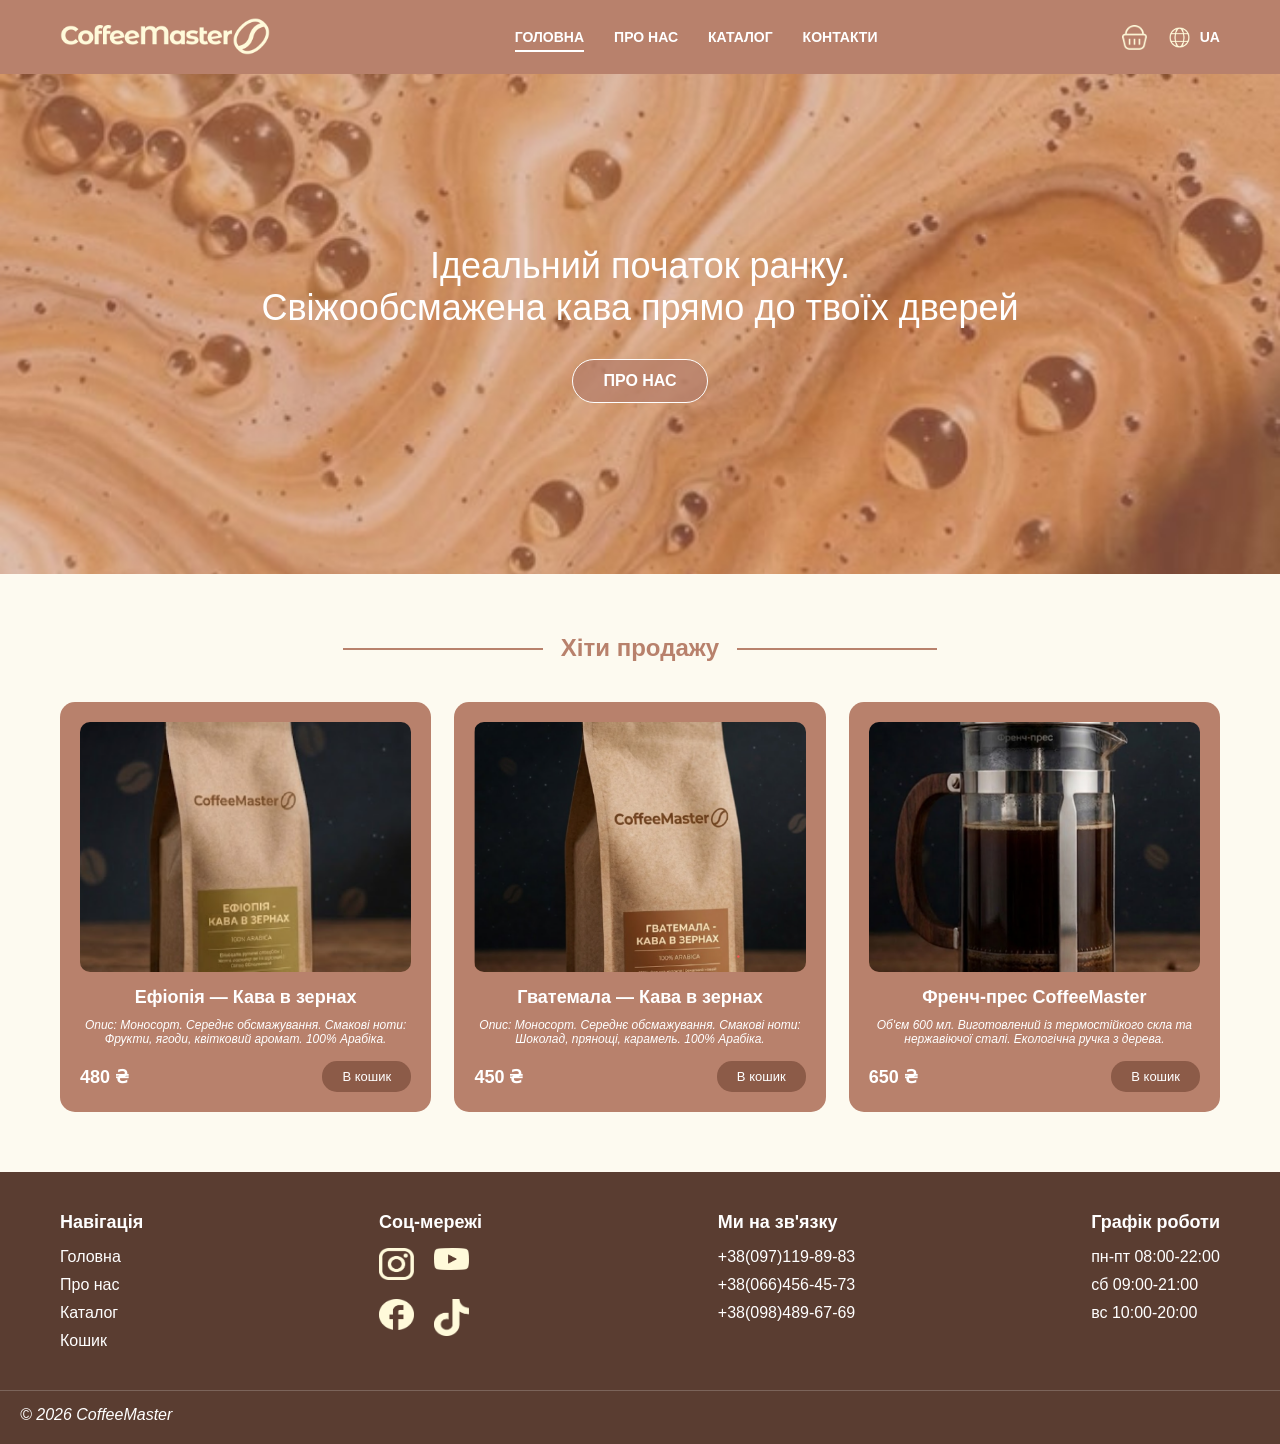
<file: index.html>
<!DOCTYPE html>
<html lang="uk">
<head>
    <meta charset="UTF-8">
    <meta name="viewport" content="width=device-width, initial-scale=1.0">
    <title>CoffeeMaster - Свіжообсмажена кава</title>
    <link rel="stylesheet" href="css/style.css">
</head>
<body>

    <header class="header">
        <div class="container header-container">
            <a href="index.html" class="logo">
                <img src="img/logo.svg" alt="CoffeeMaster Logo">
            </a>
            <nav class="main-nav">
                <ul>
                    <li><a href="index.html" class="active">ГОЛОВНА</a></li>
                    <li><a href="about.html">ПРО НАС</a></li>
                    <li><a href="catalog.html">КАТАЛОГ</a></li>
                    <li><a href="contacts.html">КОНТАКТИ</a></li>
                </ul>
            </nav>
            <div class="header-actions">
                <a href="cart.html" class="cart-icon"><img src="img/icon-cart.svg" alt="Кошик"></a>
                <div class="lang-switch"><img src="img/icon-globe.svg" alt="Мова"> UA</div>
            </div>
        </div>
    </header>

    <main>
        <section class="hero">
            <div class="container">
                <h1>Ідеальний початок ранку.<br>Свіжообсмажена кава прямо до твоїх дверей</h1>
                <a href="about.html" class="btn">ПРО НАС</a>
            </div>
        </section>

        <section class="bestsellers">
            <div class="container">
                <h2 class="section-title"><span>Хіти продажу</span></h2>
                <div class="products-grid">
                    
                    <article class="product-card">
                        <img src="img/product-ethiopia.png" alt="Ефіопія">
                        <h3>Ефіопія — Кава в зернах</h3>
                        <p>Опис: Моносорт. Середнє обсмажування. Смакові ноти: Фрукти, ягоди, квітковий аромат. 100% Арабіка.</p>
                        <div class="card-footer">
                            <span class="price">480 ₴</span>
                            <a href="cart.html" class="btn-small">В кошик</a>
                        </div>
                    </article>

                    <article class="product-card">
                        <img src="img/product-guatemala.png" alt="Гватемала">
                        <h3>Гватемала — Кава в зернах</h3>
                        <p>Опис: Моносорт. Середнє обсмажування. Смакові ноти: Шоколад, прянощі, карамель. 100% Арабіка.</p>
                        <div class="card-footer">
                            <span class="price">450 ₴</span>
                            <a href="cart.html" class="btn-small">В кошик</a>
                        </div>
                    </article>

                    <article class="product-card">
                        <img src="img/product-french-press.png" alt="Френч-прес">
                        <h3>Френч-прес CoffeeMaster</h3>
                        <p>Об'єм 600 мл. Виготовлений із термостійкого скла та нержавіючої сталі. Екологічна ручка з дерева.</p>
                        <div class="card-footer">
                            <span class="price">650 ₴</span>
                            <a href="cart.html" class="btn-small">В кошик</a>
                        </div>
                    </article>

                </div>
            </div>
        </section>
    </main>

    <footer class="footer">
        <div class="container footer-container">
            <div class="footer-col">
                <h4>Навігація</h4>
                <ul>
                    <li><a href="index.html">Головна</a></li>
                    <li><a href="about.html">Про нас</a></li>
                    <li><a href="catalog.html">Каталог</a></li>
                    <li><a href="cart.html">Кошик</a></li>
                </ul>
            </div>
            <div class="footer-col">
                <h4>Соц-мережі</h4>
                <div class="socials">
                    <a href="#"><img src="img/icon-instagram.svg" alt="Instagram"></a>
                    <a href="#"><img src="img/icon-youtube.svg" alt="YouTube"></a>
                    <a href="#"><img src="img/icon-facebook.svg" alt="Facebook"></a>
                    <a href="#"><img src="img/icon-tiktok.svg" alt="TikTok"></a>
                </div>
            </div>
            <div class="footer-col">
                <h4>Ми на зв'язку</h4>
                <p>+38(097)119-89-83</p>
                <p>+38(066)456-45-73</p>
                <p>+38(098)489-67-69</p>
            </div>
            <div class="footer-col">
                <h4>Графік роботи</h4>
                <p>пн-пт 08:00-22:00</p>
                <p>сб 09:00-21:00</p>
                <p>вс 10:00-20:00</p>
            </div>
        </div>
        <div class="copyright">
            <p>© 2026 CoffeeMaster</p>
        </div>
    </footer>

</body>
</html>
</file>
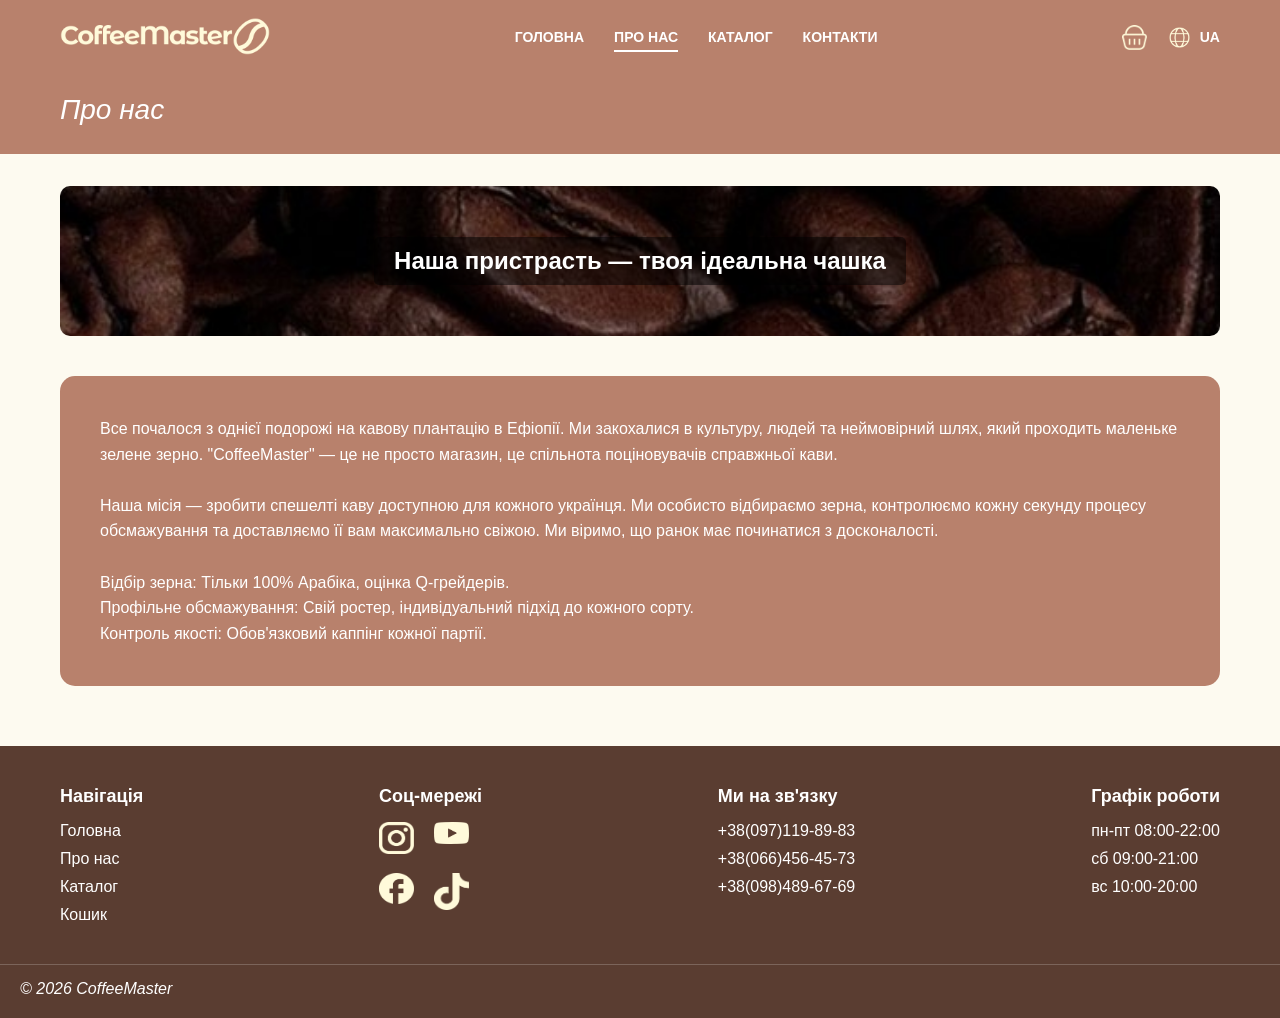
<file: about.html>
<!DOCTYPE html>
<html lang="uk">
<head>
    <meta charset="UTF-8">
    <meta name="viewport" content="width=device-width, initial-scale=1.0">
    <title>CoffeeMaster - Свіжообсмажена кава</title>
    <link rel="stylesheet" href="css/style.css">
</head>
<body>

    <header class="header">
        <div class="container header-container">
            <a href="index.html" class="logo">
                <img src="img/logo.svg" alt="CoffeeMaster Logo">
            </a>
            <nav class="main-nav">
                <ul>
                    <li><a href="index.html">ГОЛОВНА</a></li>
                    <li><a href="about.html" class="active">ПРО НАС</a></li>
                    <li><a href="catalog.html">КАТАЛОГ</a></li>
                    <li><a href="contacts.html">КОНТАКТИ</a></li>
                </ul>
            </nav>
            <div class="header-actions">
                <a href="cart.html" class="cart-icon"><img src="img/icon-cart.svg" alt="Кошик"></a>
                <div class="lang-switch"><img src="img/icon-globe.svg" alt="Мова"> UA</div>
            </div>
        </div>
    </header>

    <main>
        <div class="container page-header">
            <h1>Про нас</h1>
        </div>

        <section class="about-hero">
            <div class="container">
                <div class="about-banner">
                    <h2>Наша пристрасть — твоя ідеальна чашка</h2>
                </div>
            </div>
        </section>

        <section class="about-content">
            <div class="container">
                <div class="text-box">
                    <p>Все почалося з однієї подорожі на кавову плантацію в Ефіопії. Ми закохалися в культуру, людей та неймовірний шлях, який проходить маленьке зелене зерно. "CoffeeMaster" — це не просто магазин, це спільнота поціновувачів справжньої кави.</p>
                    <br>
                    <p>Наша місія — зробити спешелті каву доступною для кожного українця. Ми особисто відбираємо зерна, контролюємо кожну секунду процесу обсмажування та доставляємо її вам максимально свіжою. Ми віримо, що ранок має починатися з досконалості.</p>
                    <br>
                    <p>Відбір зерна: Тільки 100% Арабіка, оцінка Q-грейдерів.<br>
                    Профільне обсмажування: Свій ростер, індивідуальний підхід до кожного сорту.<br>
                    Контроль якості: Обов'язковий каппінг кожної партії.</p>
                </div>
            </div>
        </section>
    </main>

    <footer class="footer">
        <div class="container footer-container">
            <div class="footer-col">
                <h4>Навігація</h4>
                <ul>
                    <li><a href="index.html">Головна</a></li>
                    <li><a href="about.html">Про нас</a></li>
                    <li><a href="catalog.html">Каталог</a></li>
                    <li><a href="cart.html">Кошик</a></li>
                </ul>
            </div>
            <div class="footer-col">
                <h4>Соц-мережі</h4>
                <div class="socials">
                    <a href="#"><img src="img/icon-instagram.svg" alt="Instagram"></a>
                    <a href="#"><img src="img/icon-youtube.svg" alt="YouTube"></a>
                    <a href="#"><img src="img/icon-facebook.svg" alt="Facebook"></a>
                    <a href="#"><img src="img/icon-tiktok.svg" alt="TikTok"></a>
                </div>
            </div>
            <div class="footer-col">
                <h4>Ми на зв'язку</h4>
                <p>+38(097)119-89-83</p>
                <p>+38(066)456-45-73</p>
                <p>+38(098)489-67-69</p>
            </div>
            <div class="footer-col">
                <h4>Графік роботи</h4>
                <p>пн-пт 08:00-22:00</p>
                <p>сб 09:00-21:00</p>
                <p>вс 10:00-20:00</p>
            </div>
        </div>
        <div class="copyright">
            <p>© 2026 CoffeeMaster</p>
        </div>
    </footer>

</body>
</html>
</file>
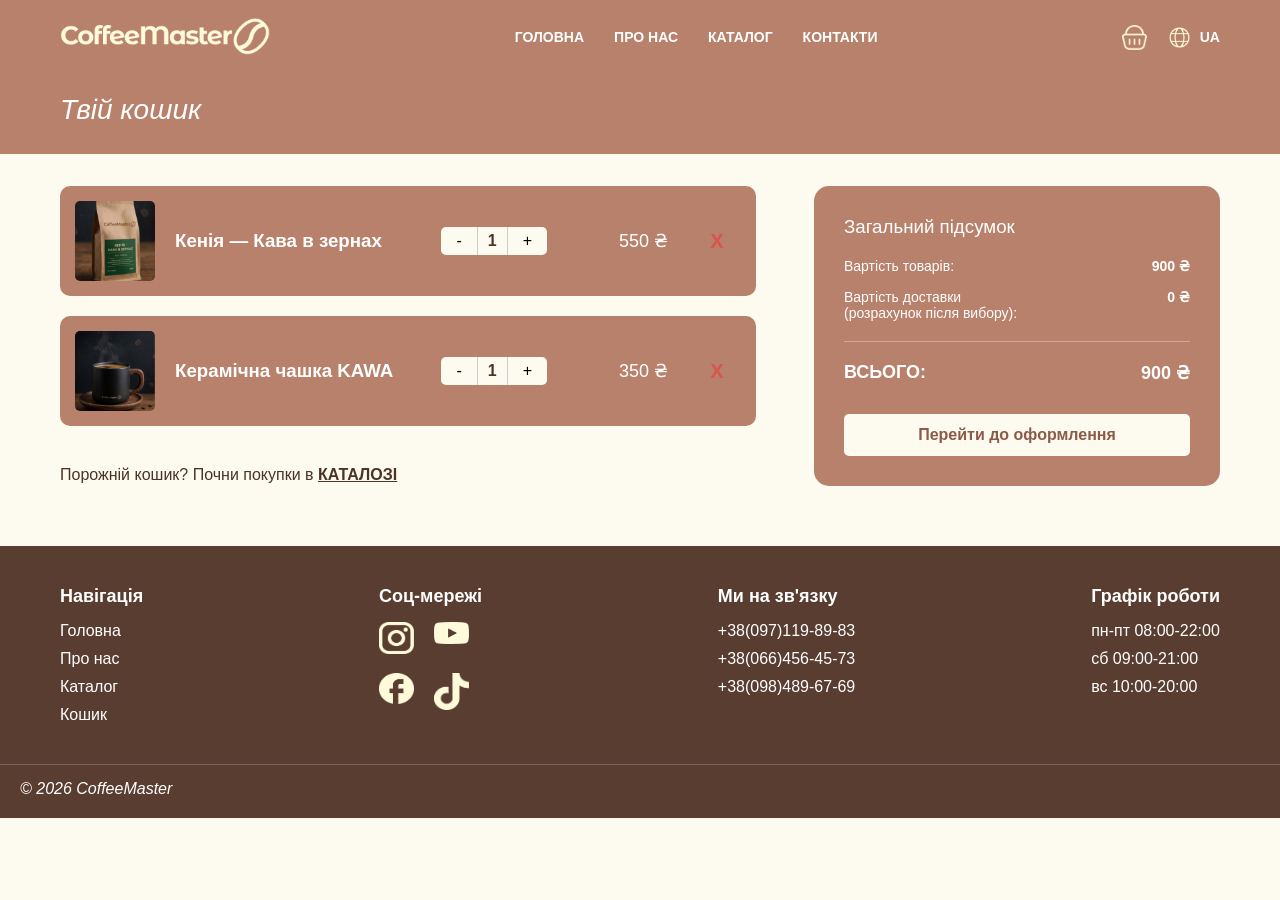
<file: cart.html>
<!DOCTYPE html>
<html lang="uk">
<head>
    <meta charset="UTF-8">
    <meta name="viewport" content="width=device-width, initial-scale=1.0">
    <title>CoffeeMaster - Свіжообсмажена кава</title>
    <link rel="stylesheet" href="css/style.css">
</head>
<body>

    <header class="header">
        <div class="container header-container">
            <a href="index.html" class="logo">
                <img src="img/logo.svg" alt="CoffeeMaster Logo">
            </a>
            <nav class="main-nav">
                <ul>
                    <li><a href="index.html">ГОЛОВНА</a></li>
                    <li><a href="about.html">ПРО НАС</a></li>
                    <li><a href="catalog.html">КАТАЛОГ</a></li>
                    <li><a href="contacts.html">КОНТАКТИ</a></li>
                </ul>
            </nav>
            <div class="header-actions">
                <a href="cart.html" class="cart-icon"><img src="img/icon-cart.svg" alt="Кошик"></a>
                <div class="lang-switch"><img src="img/icon-globe.svg" alt="Мова"> UA</div>
            </div>
        </div>
    </header>

    <main>
        <div class="container page-header">
            <h1>Твій кошик</h1>
        </div>

        <section class="cart-section">
            <div class="container cart-layout">
                
                <div class="cart-items-list">
                    
                    <div class="cart-item">
                        <img src="img/product-kenya.png" alt="Кенія">
                        <div class="cart-item-title">
                            <h3>Кенія — Кава в зернах</h3>
                        </div>
                        <div class="cart-item-qty">
                            <button class="qty-btn">-</button>
                            <span class="qty-num">1</span>
                            <button class="qty-btn">+</button>
                        </div>
                        <div class="cart-item-price">550 ₴</div>
                        <div class="cart-item-delete">X</div>
                    </div>

                    <div class="cart-item">
                        <img src="img/product-mug.png" alt="Чашка">
                        <div class="cart-item-title">
                            <h3>Керамічна чашка KAWA</h3>
                        </div>
                        <div class="cart-item-qty">
                            <button class="qty-btn">-</button>
                            <span class="qty-num">1</span>
                            <button class="qty-btn">+</button>
                        </div>
                        <div class="cart-item-price">350 ₴</div>
                        <div class="cart-item-delete">X</div>
                    </div>

                    <div class="cart-empty-link">
                        <p>Порожній кошик? Почни покупки в <a href="catalog.html"><strong>КАТАЛОЗІ</strong></a></p>
                    </div>
                </div>

                <div class="cart-summary-box">
                    <h3>Загальний підсумок</h3>
                    <div class="summary-row">
                        <span>Вартість товарів:</span>
                        <strong>900 ₴</strong>
                    </div>
                    <div class="summary-row">
                        <span>Вартість доставки<br>(розрахунок після вибору):</span>
                        <strong>0 ₴</strong>
                    </div>
                    <hr class="summary-line">
                    <div class="summary-row total">
                        <span>ВСЬОГО:</span>
                        <strong>900 ₴</strong>
                    </div>
                    <a href="checkout.html" class="btn-checkout">Перейти до оформлення</a>
                </div>

            </div>
        </section>
    </main>

    <footer class="footer">
        <div class="container footer-container">
            <div class="footer-col">
                <h4>Навігація</h4>
                <ul>
                    <li><a href="index.html">Головна</a></li>
                    <li><a href="about.html">Про нас</a></li>
                    <li><a href="catalog.html">Каталог</a></li>
                    <li><a href="cart.html">Кошик</a></li>
                </ul>
            </div>
            <div class="footer-col">
                <h4>Соц-мережі</h4>
                <div class="socials">
                    <a href="#"><img src="img/icon-instagram.svg" alt="Instagram"></a>
                    <a href="#"><img src="img/icon-youtube.svg" alt="YouTube"></a>
                    <a href="#"><img src="img/icon-facebook.svg" alt="Facebook"></a>
                    <a href="#"><img src="img/icon-tiktok.svg" alt="TikTok"></a>
                </div>
            </div>
            <div class="footer-col">
                <h4>Ми на зв'язку</h4>
                <p>+38(097)119-89-83</p>
                <p>+38(066)456-45-73</p>
                <p>+38(098)489-67-69</p>
            </div>
            <div class="footer-col">
                <h4>Графік роботи</h4>
                <p>пн-пт 08:00-22:00</p>
                <p>сб 09:00-21:00</p>
                <p>вс 10:00-20:00</p>
            </div>
        </div>
        <div class="copyright">
            <p>© 2026 CoffeeMaster</p>
        </div>
    </footer>

</body>
</html>
</file>
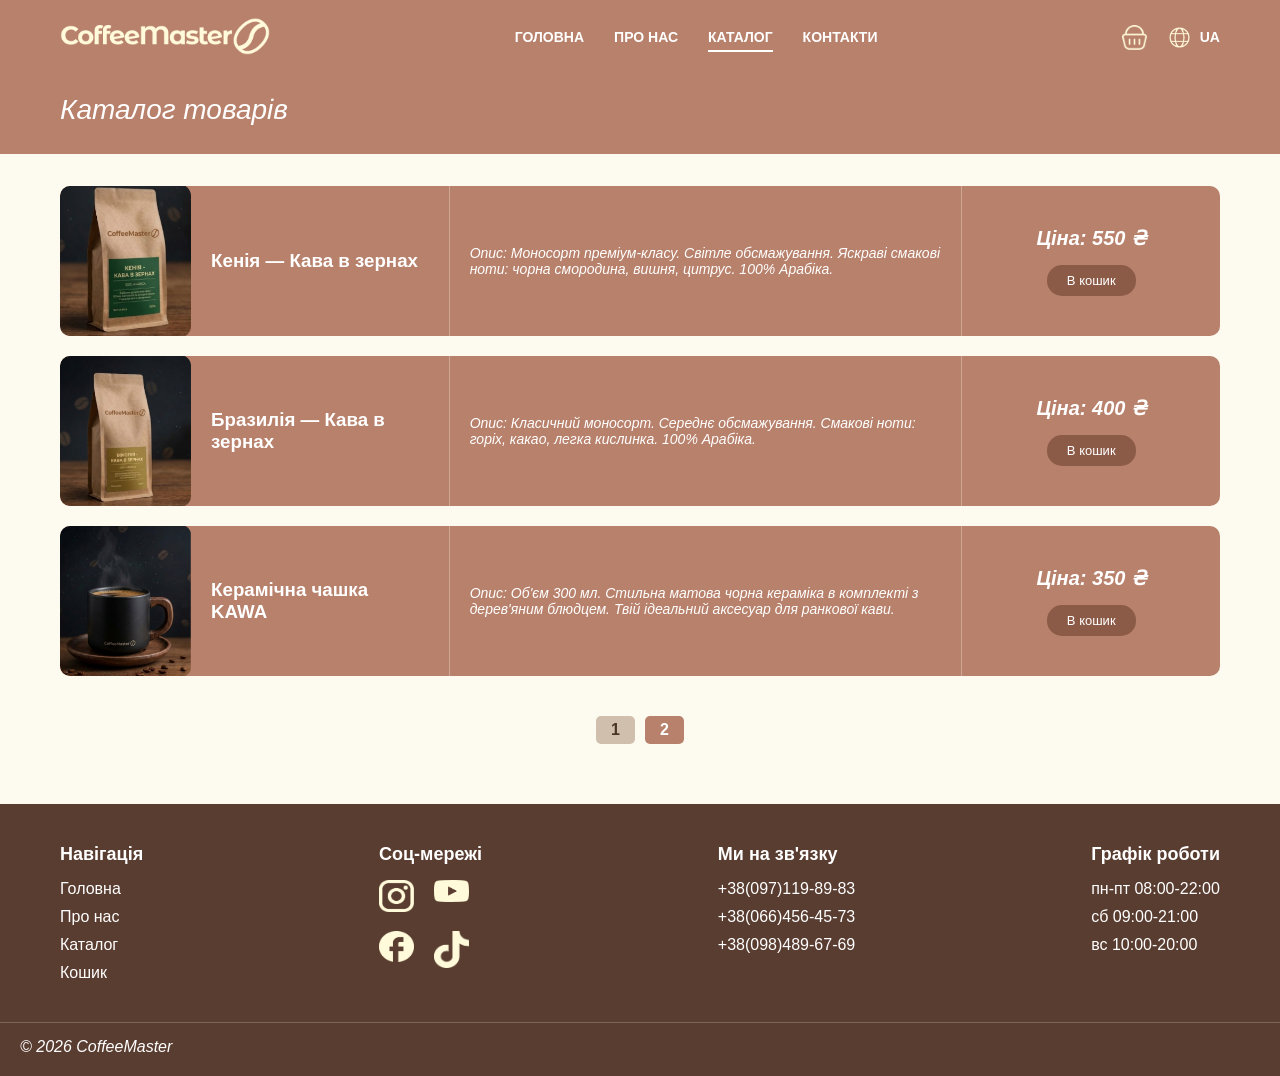
<file: catalog-2.html>
<!DOCTYPE html>
<html lang="uk">
<head>
    <meta charset="UTF-8">
    <meta name="viewport" content="width=device-width, initial-scale=1.0">
    <title>CoffeeMaster - Каталог (Сторінка 2)</title>
    <link rel="stylesheet" href="css/style.css">
</head>
<body>

    <header class="header">
        <div class="container header-container">
            <a href="index.html" class="logo">
                <img src="img/logo.svg" alt="CoffeeMaster Logo">
            </a>
            <nav class="main-nav">
    		<ul>
        	    <li><a href="index.html">ГОЛОВНА</a></li>
                    <li><a href="about.html">ПРО НАС</a></li>
                    <li><a href="catalog.html" class="active">КАТАЛОГ</a></li>
                    <li><a href="contacts.html">КОНТАКТИ</a></li>
                </ul>
            </nav>
            <div class="header-actions">
                <a href="cart.html" class="cart-icon"><img src="img/icon-cart.svg" alt="Кошик"></a>
                <div class="lang-switch"><img src="img/icon-globe.svg" alt="Мова"> UA</div>
            </div>
        </div>
    </header>

    <main>
        <div class="container page-header">
            <h1>Каталог товарів</h1>
        </div>

        <section class="catalog-list">
            <div class="container">
                
                <article class="catalog-item">
                    <img src="img/product-kenya.png" alt="Кенія">
                    <div class="item-title">
                        <h3>Кенія — Кава в зернах</h3>
                    </div>
                    <div class="item-desc">
                        <p>Опис: Моносорт преміум-класу. Світле обсмажування. Яскраві смакові ноти: чорна смородина, вишня, цитрус. 100% Арабіка.</p>
                    </div>
                    <div class="item-price-action">
                        <span class="price">Ціна: 550 ₴</span>
                        <a href="cart.html" class="btn-small">В кошик</a>
                    </div>
                </article>

                <article class="catalog-item">
                    <img src="img/product-ethiopia.png" alt="Бразилія">
                    <div class="item-title">
                        <h3>Бразилія — Кава в зернах</h3>
                    </div>
                    <div class="item-desc">
                        <p>Опис: Класичний моносорт. Середнє обсмажування. Смакові ноти: горіх, какао, легка кислинка. 100% Арабіка.</p>
                    </div>
                    <div class="item-price-action">
                        <span class="price">Ціна: 400 ₴</span>
                        <a href="cart.html" class="btn-small">В кошик</a>
                    </div>
                </article>

                <article class="catalog-item">
                    <img src="img/product-mug.png" alt="Керамічна чашка">
                    <div class="item-title">
                        <h3>Керамічна чашка KAWA</h3>
                    </div>
                    <div class="item-desc">
                        <p>Опис: Об'єм 300 мл. Стильна матова чорна кераміка в комплекті з дерев'яним блюдцем. Твій ідеальний аксесуар для ранкової кави.</p>
                    </div>
                    <div class="item-price-action">
                        <span class="price">Ціна: 350 ₴</span>
                        <a href="cart.html" class="btn-small">В кошик</a>
                    </div>
                </article>

                <div class="pagination">
                    <a href="catalog.html" class="page-num">1</a>
                    <span class="page-num active">2</span>
                </div>

            </div>
        </section>
    </main>

    <footer class="footer">
        <div class="container footer-container">
            <div class="footer-col">
                <h4>Навігація</h4>
                <ul>
                    <li><a href="index.html">Головна</a></li>
                    <li><a href="about.html">Про нас</a></li>
                    <li><a href="catalog.html">Каталог</a></li>
                    <li><a href="cart.html">Кошик</a></li>
                </ul>
            </div>
            <div class="footer-col">
                <h4>Соц-мережі</h4>
                <div class="socials">
                    <a href="#"><img src="img/icon-instagram.svg" alt="Instagram"></a>
                    <a href="#"><img src="img/icon-youtube.svg" alt="YouTube"></a>
                    <a href="#"><img src="img/icon-facebook.svg" alt="Facebook"></a>
                    <a href="#"><img src="img/icon-tiktok.svg" alt="TikTok"></a>
                </div>
            </div>
            <div class="footer-col">
                <h4>Ми на зв'язку</h4>
                <p>+38(097)119-89-83</p>
                <p>+38(066)456-45-73</p>
                <p>+38(098)489-67-69</p>
            </div>
            <div class="footer-col">
                <h4>Графік роботи</h4>
                <p>пн-пт 08:00-22:00</p>
                <p>сб 09:00-21:00</p>
                <p>вс 10:00-20:00</p>
            </div>
        </div>
        <div class="copyright">
            <p>© 2026 CoffeeMaster</p>
        </div>
    </footer>

</body>
</html>
</file>
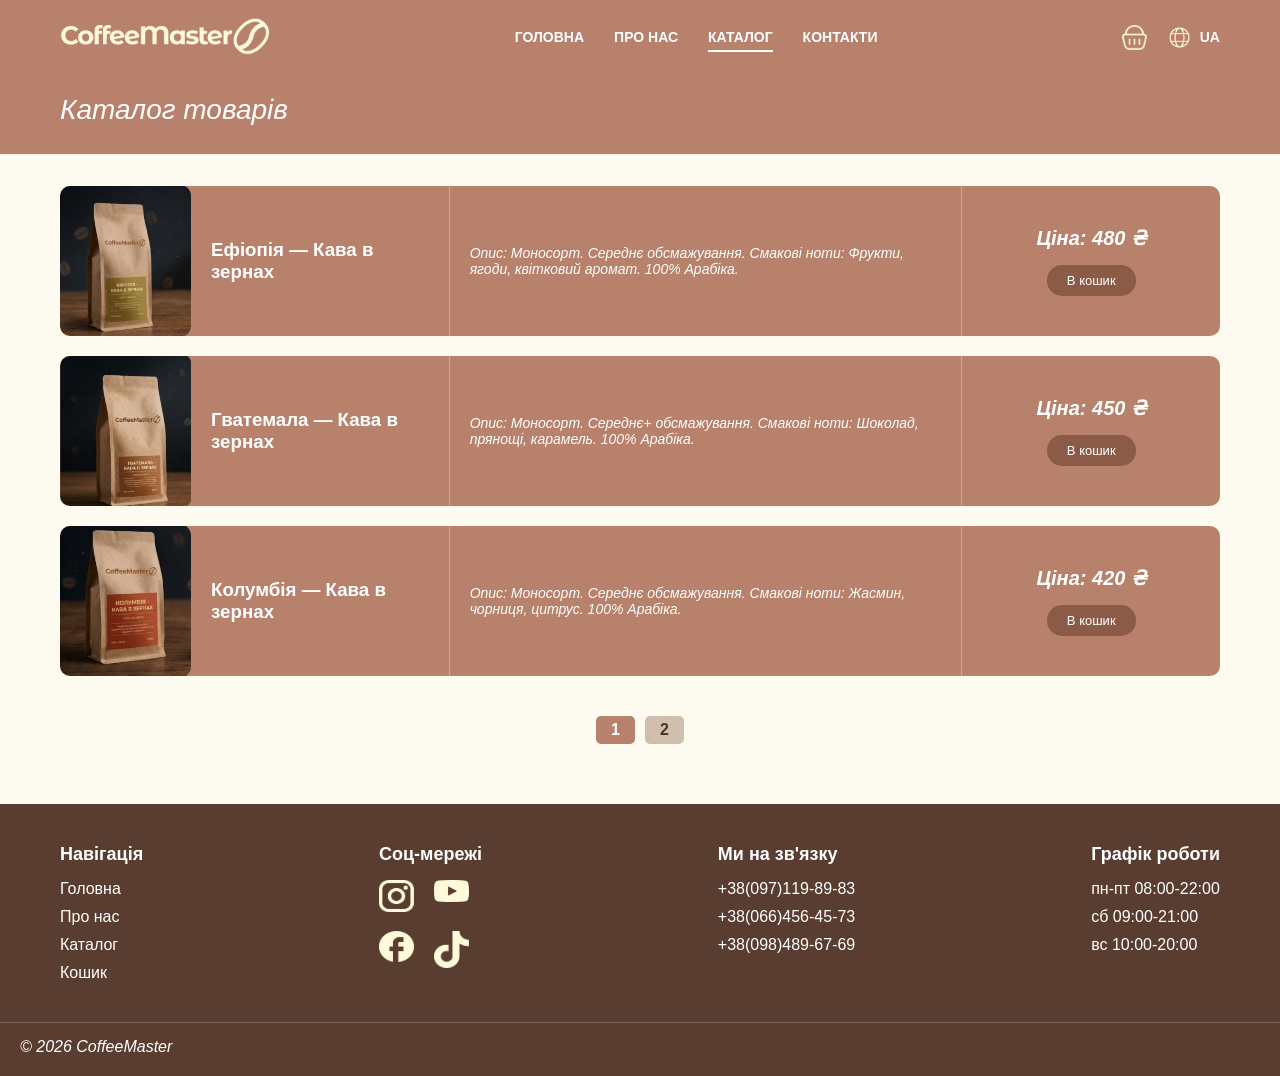
<file: catalog.html>
<!DOCTYPE html>
<html lang="uk">
<head>
    <meta charset="UTF-8">
    <meta name="viewport" content="width=device-width, initial-scale=1.0">
    <title>CoffeeMaster - Свіжообсмажена кава</title>
    <link rel="stylesheet" href="css/style.css">
</head>
<body>

    <header class="header">
        <div class="container header-container">
            <a href="index.html" class="logo">
                <img src="img/logo.svg" alt="CoffeeMaster Logo">
            </a>
            <nav class="main-nav">
                <ul>
                    <li><a href="index.html">ГОЛОВНА</a></li>
                    <li><a href="about.html">ПРО НАС</a></li>
                    <li><a href="catalog.html" class="active">КАТАЛОГ</a></li>
                    <li><a href="contacts.html">КОНТАКТИ</a></li>
                </ul>
            </nav>
            <div class="header-actions">
                <a href="cart.html" class="cart-icon"><img src="img/icon-cart.svg" alt="Кошик"></a>
                <div class="lang-switch"><img src="img/icon-globe.svg" alt="Мова"> UA</div>
            </div>
        </div>
    </header>


    <main>
        <div class="container page-header">
            <h1>Каталог товарів</h1>
        </div>

        <section class="catalog-list">
            <div class="container">
                
                <article class="catalog-item">
                    <img src="img/product-ethiopia.png" alt="Ефіопія">
                    <div class="item-title">
                        <h3>Ефіопія — Кава в зернах</h3>
                    </div>
                    <div class="item-desc">
                        <p>Опис: Моносорт. Середнє обсмажування. Смакові ноти: Фрукти, ягоди, квітковий аромат. 100% Арабіка.</p>
                    </div>
                    <div class="item-price-action">
                        <span class="price">Ціна: 480 ₴</span>
                        <a href="cart.html" class="btn-small">В кошик</a>
                    </div>
                </article>

                <article class="catalog-item">
                    <img src="img/product-guatemala.png" alt="Гватемала">
                    <div class="item-title">
                        <h3>Гватемала — Кава в зернах</h3>
                    </div>
                    <div class="item-desc">
                        <p>Опис: Моносорт. Середнє+ обсмажування. Смакові ноти: Шоколад, прянощі, карамель. 100% Арабіка.</p>
                    </div>
                    <div class="item-price-action">
                        <span class="price">Ціна: 450 ₴</span>
                        <a href="cart.html" class="btn-small">В кошик</a>
                    </div>
                </article>

                <article class="catalog-item">
                    <img src="img/product-colombia.png" alt="Колумбія">
                    <div class="item-title">
                        <h3>Колумбія — Кава в зернах</h3>
                    </div>
                    <div class="item-desc">
                        <p>Опис: Моносорт. Середнє обсмажування. Смакові ноти: Жасмин, чорниця, цитрус. 100% Арабіка.</p>
                    </div>
                    <div class="item-price-action">
                        <span class="price">Ціна: 420 ₴</span>
                        <a href="cart.html" class="btn-small">В кошик</a>
                    </div>
                </article>

                <div class="pagination">
                    <span class="page-num active">1</span>
                    <a href="catalog-2.html" class="page-num">2</a>
                </div>

            </div>
        </section>
    </main>

    <footer class="footer">
        <div class="container footer-container">
            <div class="footer-col">
                <h4>Навігація</h4>
                <ul>
                    <li><a href="index.html">Головна</a></li>
                    <li><a href="about.html">Про нас</a></li>
                    <li><a href="catalog.html">Каталог</a></li>
                    <li><a href="cart.html">Кошик</a></li>
                </ul>
            </div>
            <div class="footer-col">
                <h4>Соц-мережі</h4>
                <div class="socials">
                    <a href="#"><img src="img/icon-instagram.svg" alt="Instagram"></a>
                    <a href="#"><img src="img/icon-youtube.svg" alt="YouTube"></a>
                    <a href="#"><img src="img/icon-facebook.svg" alt="Facebook"></a>
                    <a href="#"><img src="img/icon-tiktok.svg" alt="TikTok"></a>
                </div>
            </div>
            <div class="footer-col">
                <h4>Ми на зв'язку</h4>
                <p>+38(097)119-89-83</p>
                <p>+38(066)456-45-73</p>
                <p>+38(098)489-67-69</p>
            </div>
            <div class="footer-col">
                <h4>Графік роботи</h4>
                <p>пн-пт 08:00-22:00</p>
                <p>сб 09:00-21:00</p>
                <p>вс 10:00-20:00</p>
            </div>
        </div>
        <div class="copyright">
            <p>© 2026 CoffeeMaster</p>
        </div>
    </footer>

</body>
</html>
</file>
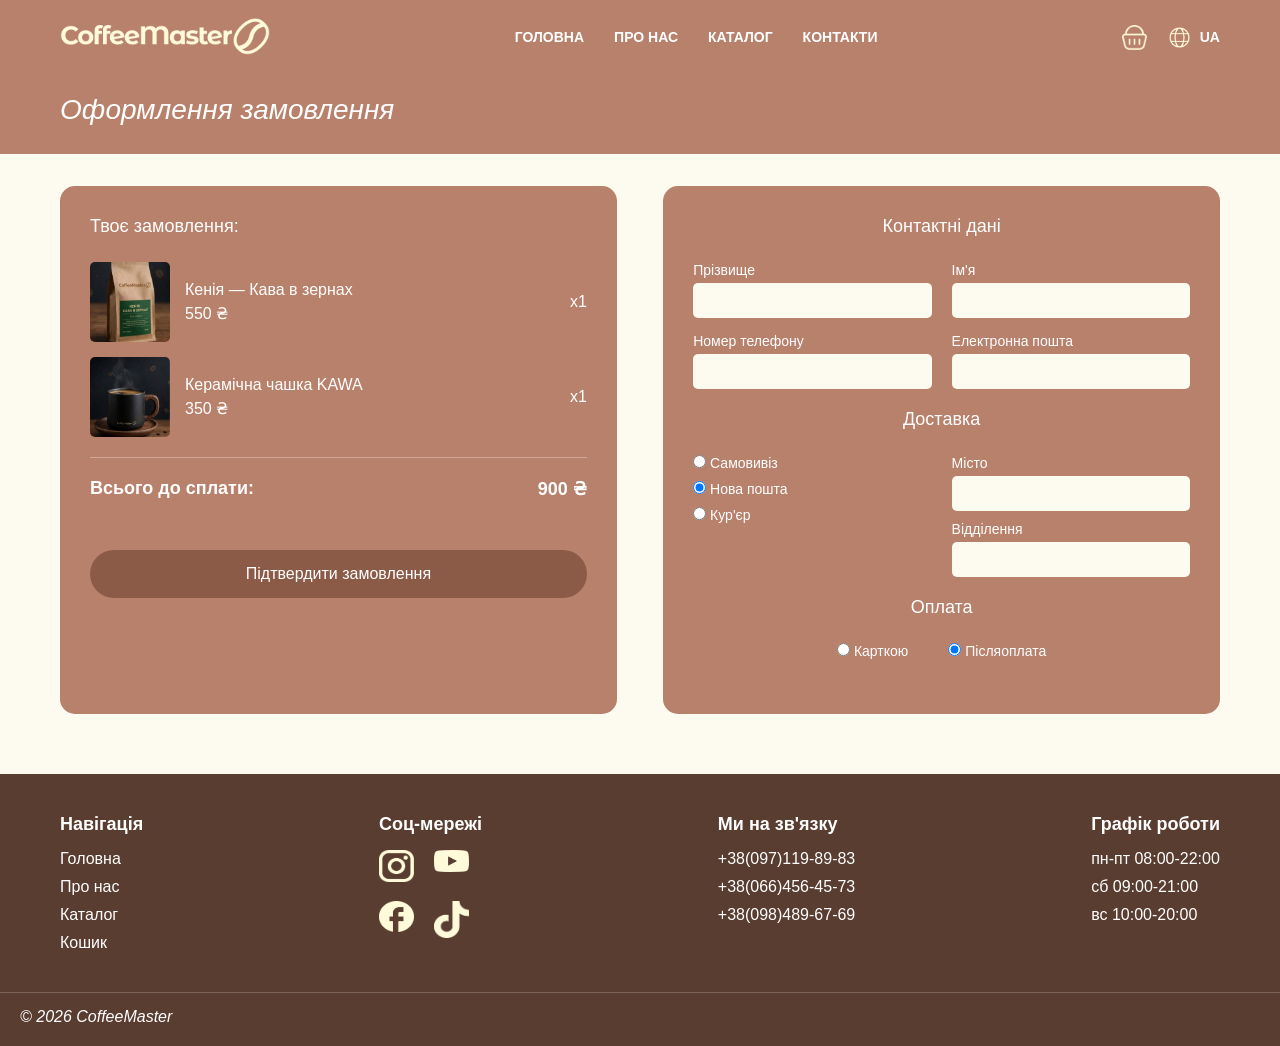
<file: checkout.html>
<!DOCTYPE html>
<html lang="uk">
<head>
    <meta charset="UTF-8">
    <meta name="viewport" content="width=device-width, initial-scale=1.0">
    <title>CoffeeMaster - Свіжообсмажена кава</title>
    <link rel="stylesheet" href="css/style.css">
</head>
<body>

    <header class="header">
        <div class="container header-container">
            <a href="index.html" class="logo">
                <img src="img/logo.svg" alt="CoffeeMaster Logo">
            </a>
            <nav class="main-nav">
                <ul>
                    <li><a href="index.html">ГОЛОВНА</a></li>
                    <li><a href="about.html">ПРО НАС</a></li>
                    <li><a href="catalog.html">КАТАЛОГ</a></li>
                    <li><a href="contacts.html">КОНТАКТИ</a></li>
                </ul>
            </nav>
            <div class="header-actions">
                <a href="cart.html" class="cart-icon"><img src="img/icon-cart.svg" alt="Кошик"></a>
                <div class="lang-switch"><img src="img/icon-globe.svg" alt="Мова"> UA</div>
            </div>
        </div>
    </header>

    <main>
        <div class="container page-header">
            <h1>Оформлення замовлення</h1>
        </div>

        <section class="checkout-section">
            <div class="container checkout-layout">
                
                <div class="checkout-block order-review">
                    <h3 class="checkout-title">Твоє замовлення:</h3>
                    
                    <div class="checkout-item">
                        <img src="img/product-kenya.png" alt="Кенія">
                        <div class="ch-item-info">
                            <h4>Кенія — Кава в зернах</h4>
                            <p>550 ₴</p>
                        </div>
                        <div class="ch-item-qty">x1</div>
                    </div>

                    <div class="checkout-item">
                        <img src="img/product-mug.png" alt="Чашка">
                        <div class="ch-item-info">
                            <h4>Керамічна чашка KAWA</h4>
                            <p>350 ₴</p>
                        </div>
                        <div class="ch-item-qty">x1</div>
                    </div>

                    <hr class="summary-line">
                    
                    <div class="summary-row total">
                        <span>Всього до сплати:</span>
                        <strong>900 ₴</strong>
                    </div>

                    <button class="btn-checkout-submit">Підтвердити замовлення</button>
                </div>

                <div class="checkout-block checkout-form-block">
                    <h3 class="checkout-title center">Контактні дані</h3>
                    
                    <form class="checkout-form">
                        <div class="form-row">
                            <div class="form-group">
                                <label>Прізвище</label>
                                <input type="text" name="surname">
                            </div>
                            <div class="form-group">
                                <label>Ім'я</label>
                                <input type="text" name="name">
                            </div>
                        </div>

                        <div class="form-row">
                            <div class="form-group">
                                <label>Номер телефону</label>
                                <input type="tel" name="phone">
                            </div>
                            <div class="form-group">
                                <label>Електронна пошта</label>
                                <input type="email" name="email">
                            </div>
                        </div>

                        <h3 class="checkout-title center mt-20">Доставка</h3>
                        <div class="form-row">
                            <div class="form-group radio-group">
                                <label><input type="radio" name="delivery" value="pickup"> Самовивіз</label>
                                <label><input type="radio" name="delivery" value="np" checked> Нова пошта</label>
                                <label><input type="radio" name="delivery" value="courier"> Кур'єр</label>
                            </div>
                            <div class="form-group">
                                <label>Місто</label>
                                <input type="text" name="city">
                                <label class="mt-10">Відділення</label>
                                <input type="text" name="branch">
                            </div>
                        </div>

                        <h3 class="checkout-title center mt-20">Оплата</h3>
                        <div class="form-row">
                            <div class="form-group radio-group horizontal">
                                <label><input type="radio" name="payment" value="card"> Карткою</label>
                                <label><input type="radio" name="payment" value="cash" checked> Післяоплата</label>
                            </div>
                        </div>
                    </form>
                </div>

            </div>
        </section>
    </main>

    <footer class="footer">
        <div class="container footer-container">
            <div class="footer-col">
                <h4>Навігація</h4>
                <ul>
                    <li><a href="index.html">Головна</a></li>
                    <li><a href="about.html">Про нас</a></li>
                    <li><a href="catalog.html">Каталог</a></li>
                    <li><a href="cart.html">Кошик</a></li>
                </ul>
            </div>
            <div class="footer-col">
                <h4>Соц-мережі</h4>
                <div class="socials">
                    <a href="#"><img src="img/icon-instagram.svg" alt="Instagram"></a>
                    <a href="#"><img src="img/icon-youtube.svg" alt="YouTube"></a>
                    <a href="#"><img src="img/icon-facebook.svg" alt="Facebook"></a>
                    <a href="#"><img src="img/icon-tiktok.svg" alt="TikTok"></a>
                </div>
            </div>
            <div class="footer-col">
                <h4>Ми на зв'язку</h4>
                <p>+38(097)119-89-83</p>
                <p>+38(066)456-45-73</p>
                <p>+38(098)489-67-69</p>
            </div>
            <div class="footer-col">
                <h4>Графік роботи</h4>
                <p>пн-пт 08:00-22:00</p>
                <p>сб 09:00-21:00</p>
                <p>вс 10:00-20:00</p>
            </div>
        </div>
        <div class="copyright">
            <p>© 2026 CoffeeMaster</p>
        </div>
    </footer>

</body>
</html>
</file>
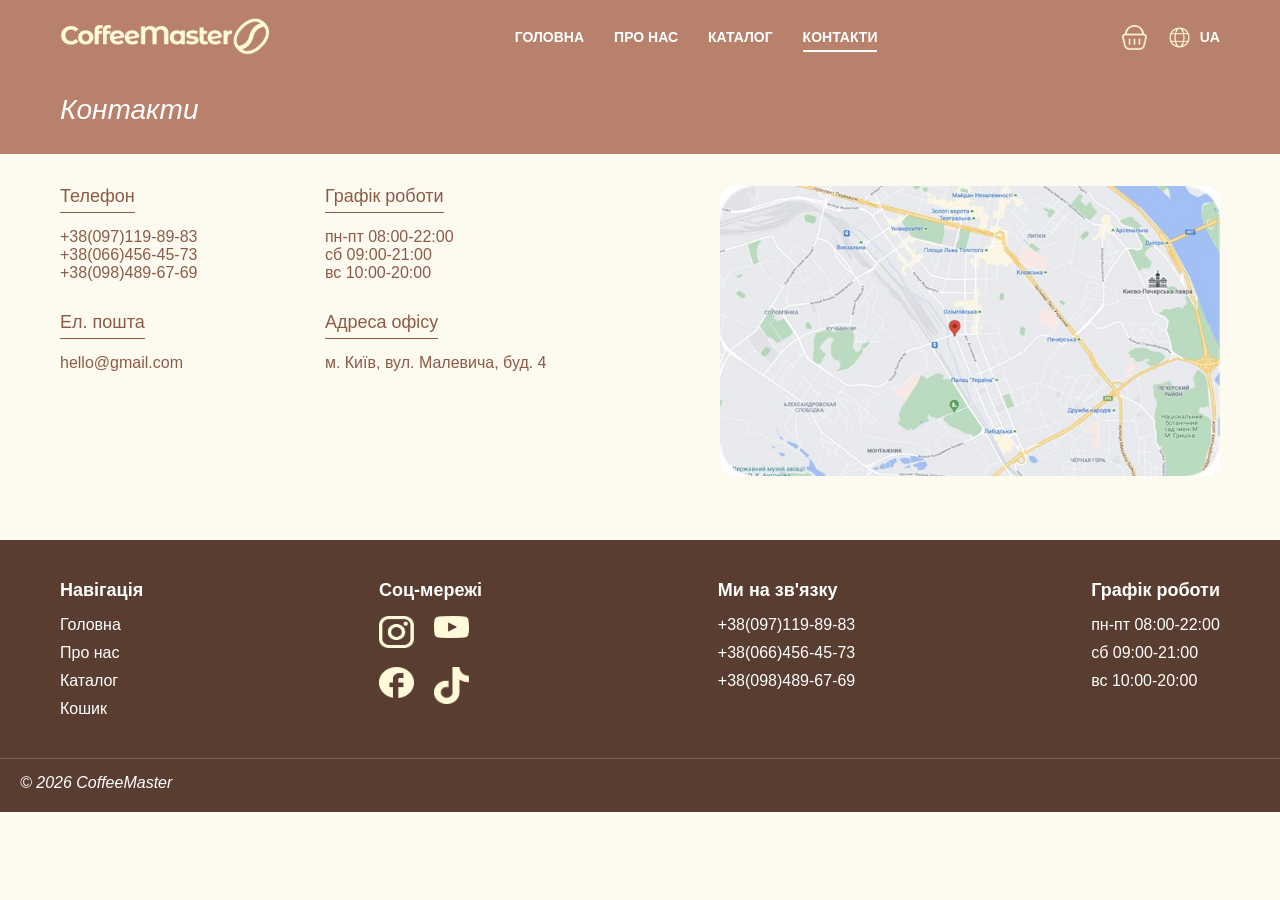
<file: contacts.html>
<!DOCTYPE html>
<html lang="uk">
<head>
    <meta charset="UTF-8">
    <meta name="viewport" content="width=device-width, initial-scale=1.0">
    <title>CoffeeMaster - Свіжообсмажена кава</title>
    <link rel="stylesheet" href="css/style.css">
</head>
<body>

    <header class="header">
        <div class="container header-container">
            <a href="index.html" class="logo">
                <img src="img/logo.svg" alt="CoffeeMaster Logo">
            </a>
            <nav class="main-nav">
                <ul>
                    <li><a href="index.html">ГОЛОВНА</a></li>
                    <li><a href="about.html">ПРО НАС</a></li>
                    <li><a href="catalog.html">КАТАЛОГ</a></li>
                    <li><a href="contacts.html" class="active">КОНТАКТИ</a></li>
                </ul>
            </nav>
            <div class="header-actions">
                <a href="cart.html" class="cart-icon"><img src="img/icon-cart.svg" alt="Кошик"></a>
                <div class="lang-switch"><img src="img/icon-globe.svg" alt="Мова"> UA</div>
            </div>
        </div>
    </header>

    <main>
        <div class="container page-header">
            <h1>Контакти</h1>
        </div>

        <section class="contacts-section">
            <div class="container contacts-wrapper">
                
                <div class="contacts-info">
                    <div class="contact-block">
                        <h3 class="underlined-title">Телефон</h3>
                        <p>+38(097)119-89-83</p>
                        <p>+38(066)456-45-73</p>
                        <p>+38(098)489-67-69</p>
                    </div>

                    <div class="contact-block">
                        <h3 class="underlined-title">Графік роботи</h3>
                        <p>пн-пт 08:00-22:00</p>
                        <p>сб 09:00-21:00</p>
                        <p>вс 10:00-20:00</p>
                    </div>

                    <div class="contact-block">
                        <h3 class="underlined-title">Ел. пошта</h3>
                        <p>hello@gmail.com</p>
                    </div>

                    <div class="contact-block">
                        <h3 class="underlined-title">Адреса офісу</h3>
                        <p>м. Київ, вул. Малевича, буд. 4</p>
                    </div>
                </div>

                <div class="contacts-map">
                    <img src="img/map.jpg" alt="Карта проїзду">
                </div>

            </div>
        </section>
    </main>
    <footer class="footer">
        <div class="container footer-container">
            <div class="footer-col">
                <h4>Навігація</h4>
                <ul>
                    <li><a href="index.html">Головна</a></li>
                    <li><a href="about.html">Про нас</a></li>
                    <li><a href="catalog.html">Каталог</a></li>
                    <li><a href="cart.html">Кошик</a></li>
                </ul>
            </div>
            <div class="footer-col">
                <h4>Соц-мережі</h4>
                <div class="socials">
                    <a href="#"><img src="img/icon-instagram.svg" alt="Instagram"></a>
                    <a href="#"><img src="img/icon-youtube.svg" alt="YouTube"></a>
                    <a href="#"><img src="img/icon-facebook.svg" alt="Facebook"></a>
                    <a href="#"><img src="img/icon-tiktok.svg" alt="TikTok"></a>
                </div>
            </div>
            <div class="footer-col">
                <h4>Ми на зв'язку</h4>
                <p>+38(097)119-89-83</p>
                <p>+38(066)456-45-73</p>
                <p>+38(098)489-67-69</p>
            </div>
            <div class="footer-col">
                <h4>Графік роботи</h4>
                <p>пн-пт 08:00-22:00</p>
                <p>сб 09:00-21:00</p>
                <p>вс 10:00-20:00</p>
            </div>
        </div>
        <div class="copyright">
            <p>© 2026 CoffeeMaster</p>
        </div>
    </footer>

</body>
</html>
</file>
<file: css/style.css>
* {
    margin: 0;
    padding: 0;
    box-sizing: border-box;
}

body {
    font-family: 'Arial', sans-serif;
    background-color: #fdfaf0;
    color: #4a3424;
}

.container {
    max-width: 1200px;
    margin: 0 auto;
    padding: 0 20px;
}

a {
    text-decoration: none;
    color: inherit;
}

ul {
    list-style: none;
}

.header {
    background-color: #b8816c;
    color: white;
    padding: 15px 0;
}

.header-container {
    display: flex;
    justify-content: space-between;
    align-items: center;
}

.logo img {
    height: 40px;
}

.main-nav ul {
    display: flex;
    gap: 30px;
}

.main-nav a {
    color: white;
    font-weight: bold;
    font-size: 14px;
    text-transform: uppercase;
    padding-bottom: 5px;
}

.main-nav a:hover, .main-nav a.active {
    border-bottom: 2px solid white;
}

.header-actions {
    display: flex;
    align-items: center;
    gap: 20px;
}

.header-actions img {
    height: 25px; 
    width: auto;
    display: block;
}

.lang-switch {
    display: flex;
    align-items: center;
    gap: 8px;
    font-weight: bold;
    color: white;
    font-size: 14px;
}

.hero {
    /* ПЕРЕВІР НАЗВУ ФАЙЛУ В ПАПЦІ IMG. Якщо це png, зміни на .png */
    background: url('../img/bg-hero.jpg') center/cover no-repeat;
    background-color: #d1bfae; /* Запасний колір, якщо картинка не знайдена */
    height: 500px;
    display: flex;
    align-items: center;
    justify-content: center; /* Центруємо текст */
    text-align: center;
    color: white;
}

.hero h1 {
    font-size: 36px;
    margin-bottom: 30px;
    font-weight: normal;
}

.btn {
    background-color: rgba(184, 129, 108, 0.8);
    color: white;
    padding: 12px 30px;
    border-radius: 25px;
    font-weight: bold;
    border: 1px solid white;
    transition: 0.3s;
    display: inline-block; /* Щоб кнопка не розтягувалась */
}

.btn:hover {
    background-color: #8c5b48;
}

.bestsellers {
    padding: 60px 0;
}

.section-title {
    text-align: center;
    margin-bottom: 40px;
    position: relative;
    color: #b8816c;
}

.section-title span {
    position: relative;
    display: inline-block;
    padding: 0 20px;
}
.section-title span::before, .section-title span::after {
    content: "";
    position: absolute;
    top: 50%;
    width: 200px;
    height: 2px;
    background-color: #b8816c;
}
.section-title span::before { left: -100%; }
.section-title span::after { right: -100%; }

.products-grid {
    display: flex;
    justify-content: space-between;
    gap: 20px;
}

.product-card {
    background-color: #b8816c;
    color: white;
    border-radius: 15px;
    padding: 20px;
    width: 32%;
    display: flex;
    flex-direction: column;
    text-align: center;
}

.product-card img {
    max-width: 100%;
    height: 250px;
    object-fit: cover;
    border-radius: 10px;
    margin-bottom: 15px;
}

.product-card h3 {
    margin-bottom: 10px;
    font-size: 18px;
}

.product-card p {
    font-size: 12px;
    flex-grow: 1;
    margin-bottom: 15px;
    font-style: italic;
}

.card-footer {
    display: flex;
    justify-content: space-between;
    align-items: center;
}

.price {
    font-weight: bold;
    font-size: 18px;
}

.btn-small {
    background-color: #8c5b48;
    color: white;
    border: none;
    padding: 8px 20px;
    border-radius: 15px;
    cursor: pointer;
    display: inline-block; 
    text-decoration: none; 
    font-size: 13px;       
}

.footer {
    background-color: #5a3d31;
    color: white;
    padding: 40px 0 20px;
}

.footer-container {
    display: flex;
    justify-content: space-between;
    margin-bottom: 30px;
}

.footer-col h4 {
    margin-bottom: 15px;
    font-size: 18px;
}

.footer-col ul li {
    margin-bottom: 10px;
}

.footer-col p {
    margin-bottom: 10px;
}

.socials {
    display: grid;
    grid-template-columns: repeat(2, 40px);
    gap: 15px;
}

.socials img {
    width: 35px;
}

.copyright {
    text-align: left;
    padding-left: 20px;
    border-top: 1px solid rgba(255,255,255,0.2);
    padding-top: 15px;
    font-style: italic;
}

.page-header {
    padding: 20px 20px;
    color: white;
}
.page-header h1 {
    font-size: 28px;
    font-style: italic;
    font-weight: normal;
    color: white;
}

main {
    background: linear-gradient(to bottom, #b8816c 0%, #b8816c 80px, transparent 80px);
}

.about-hero {
    margin-top: 40px; /* Цей рядок опустить картинку вниз */
    margin-bottom: 40px;
}

.about-banner {
    background: url('../img/bg-about.jpg') center/cover no-repeat;
    height: 150px;
    display: flex;
    align-items: center;
    justify-content: center;
    border-radius: 10px;
    color: white;
}
.about-banner h2 {
    font-size: 24px;
    background-color: rgba(0,0,0,0.5);
    padding: 10px 20px;
    border-radius: 5px;
}
.text-box {
    background-color: #b8816c;
    color: white;
    padding: 40px;
    border-radius: 15px;
    line-height: 1.6;
    margin-bottom: 60px;
}

.catalog-list {
    margin-bottom: 60px;
    margin-top: 40px;
}
.catalog-item {
    display: flex;
    background-color: #b8816c;
    color: white;
    border-radius: 10px;
    margin-bottom: 20px;
    overflow: hidden;
}
.catalog-item img {
    width: 150px;
    height: 150px;
    object-fit: cover;
}
.item-title {
    width: 25%;
    padding: 20px;
    display: flex;
    align-items: center;
    border-right: 1px solid rgba(255,255,255,0.3);
}
.item-desc {
    width: 50%;
    padding: 20px;
    display: flex;
    align-items: center;
    font-style: italic;
    font-size: 14px;
}
.item-price-action {
    width: 25%;
    padding: 20px;
    display: flex;
    flex-direction: column;
    justify-content: center;
    align-items: center;
    gap: 15px;
    border-left: 1px solid rgba(255,255,255,0.3);
}
.item-price-action .price {
    font-size: 20px;
    font-style: italic;
}

/* Пагінація */
.pagination {
    display: flex;
    justify-content: center;
    gap: 10px;
    margin-top: 40px;
}
.page-num {
    display: inline-block;
    padding: 5px 15px;
    background-color: #d1bfae;
    color: #4a3424;
    border-radius: 5px;
    font-weight: bold;
}
.page-num.active {
    background-color: #b8816c;
    color: white;
}

/* --- КОНТАКТИ --- */
.contacts-wrapper {
    display: flex;
    justify-content: space-between;
    align-items: flex-start;
    margin-bottom: 60px;
    margin-top: 40px;
}
.contacts-info {
    width: 45%;
    color: #8c5b48;
    display: flex;
    flex-wrap: wrap;
    gap: 30px;
}
.contact-block {
    width: 45%;
}
.underlined-title {
    font-size: 18px;
    font-weight: normal;
    border-bottom: 1px solid #8c5b48;
    padding-bottom: 5px;
    margin-bottom: 15px;
    display: inline-block;
}
.contacts-map img {
    width: 100%;
    max-width: 500px;
    border-radius: 15px;
}

/* --- КОШИК --- */
.cart-layout {
    display: flex;
    justify-content: space-between;
    align-items: flex-start;
    gap: 30px;
    margin-top: 40px;
    margin-bottom: 60px;
}
.cart-items-list {
    width: 60%;
}
.cart-item {
    display: flex;
    align-items: center;
    background-color: #b8816c;
    color: white;
    padding: 15px;
    border-radius: 10px;
    margin-bottom: 20px;
}
.cart-item img {
    width: 80px;
    height: 80px;
    object-fit: cover;
    border-radius: 5px;
    margin-right: 20px;
}
.cart-item-title { width: 40%; }
.cart-item-qty {
    display: flex;
    align-items: center;
    background-color: #fdfaf0;
    color: #4a3424;
    border-radius: 5px;
    overflow: hidden;
    margin-right: 30px;
}
.qty-btn {
    border: none;
    background: none;
    padding: 5px 15px;
    cursor: pointer;
    font-size: 16px;
}
.qty-num {
    padding: 5px 10px;
    font-weight: bold;
    border-left: 1px solid #ccc;
    border-right: 1px solid #ccc;
}
.cart-item-price { font-size: 18px; width: 20%; text-align: center; }
.cart-item-delete { color: #d9534f; font-weight: bold; cursor: pointer; font-size: 20px; }
.cart-empty-link p { color: #4a3424; margin-top: 40px; }
.cart-empty-link a { text-decoration: underline; }

.cart-summary-box {
    width: 35%;
    background-color: #b8816c;
    color: white;
    padding: 30px;
    border-radius: 15px;
}
.cart-summary-box h3 { margin-bottom: 20px; font-weight: normal; }
.summary-row { display: flex; justify-content: space-between; margin-bottom: 15px; font-size: 14px; }
.summary-line { border: none; border-top: 1px solid rgba(255,255,255,0.3); margin: 20px 0; }
.summary-row.total { font-size: 18px; font-weight: bold; margin-bottom: 30px; }
.btn-checkout {
    display: block;
    text-align: center;
    background-color: #fdfaf0;
    color: #8c5b48;
    padding: 12px;
    border-radius: 5px;
    font-weight: bold;
    text-decoration: none;
}

.checkout-layout {
    display: flex;
    justify-content: space-between;
    gap: 30px;
    margin-top: 40px;
    margin-bottom: 60px;
}
.checkout-block {
    background-color: #b8816c;
    border-radius: 15px;
    padding: 30px;
    color: white;
    width: 48%;
}
.checkout-title { margin-bottom: 25px; font-weight: normal; font-size: 18px; }
.checkout-title.center { text-align: center; }
.checkout-item { display: flex; align-items: center; margin-bottom: 15px; }
.checkout-item img { width: 80px; height: 80px; object-fit: cover; border-radius: 5px; margin-right: 15px; }
.ch-item-info { flex-grow: 1; }
.ch-item-info h4 { font-weight: normal; margin-bottom: 5px; }
.btn-checkout-submit {
    width: 100%;
    background-color: #8c5b48;
    color: white;
    border: none;
    padding: 15px;
    border-radius: 25px;
    font-size: 16px;
    cursor: pointer;
    margin-top: 20px;
}
.checkout-form .form-row { display: flex; justify-content: space-between; gap: 20px; margin-bottom: 15px; }
.checkout-form .form-group { width: 48%; display: flex; flex-direction: column; }
.checkout-form label { font-size: 14px; margin-bottom: 5px; }
.checkout-form input[type="text"], .checkout-form input[type="tel"], .checkout-form input[type="email"] {
    padding: 10px;
    border: none;
    border-radius: 5px;
    background-color: #fdfaf0;
    color: #4a3424;
}
.radio-group label { display: block; margin-bottom: 10px; cursor: pointer; }
.radio-group.horizontal { flex-direction: row; display: flex; gap: 40px; width: 100%; justify-content: center; }
.mt-10 { margin-top: 10px; }
.mt-20 { margin-top: 20px; }
</file>
